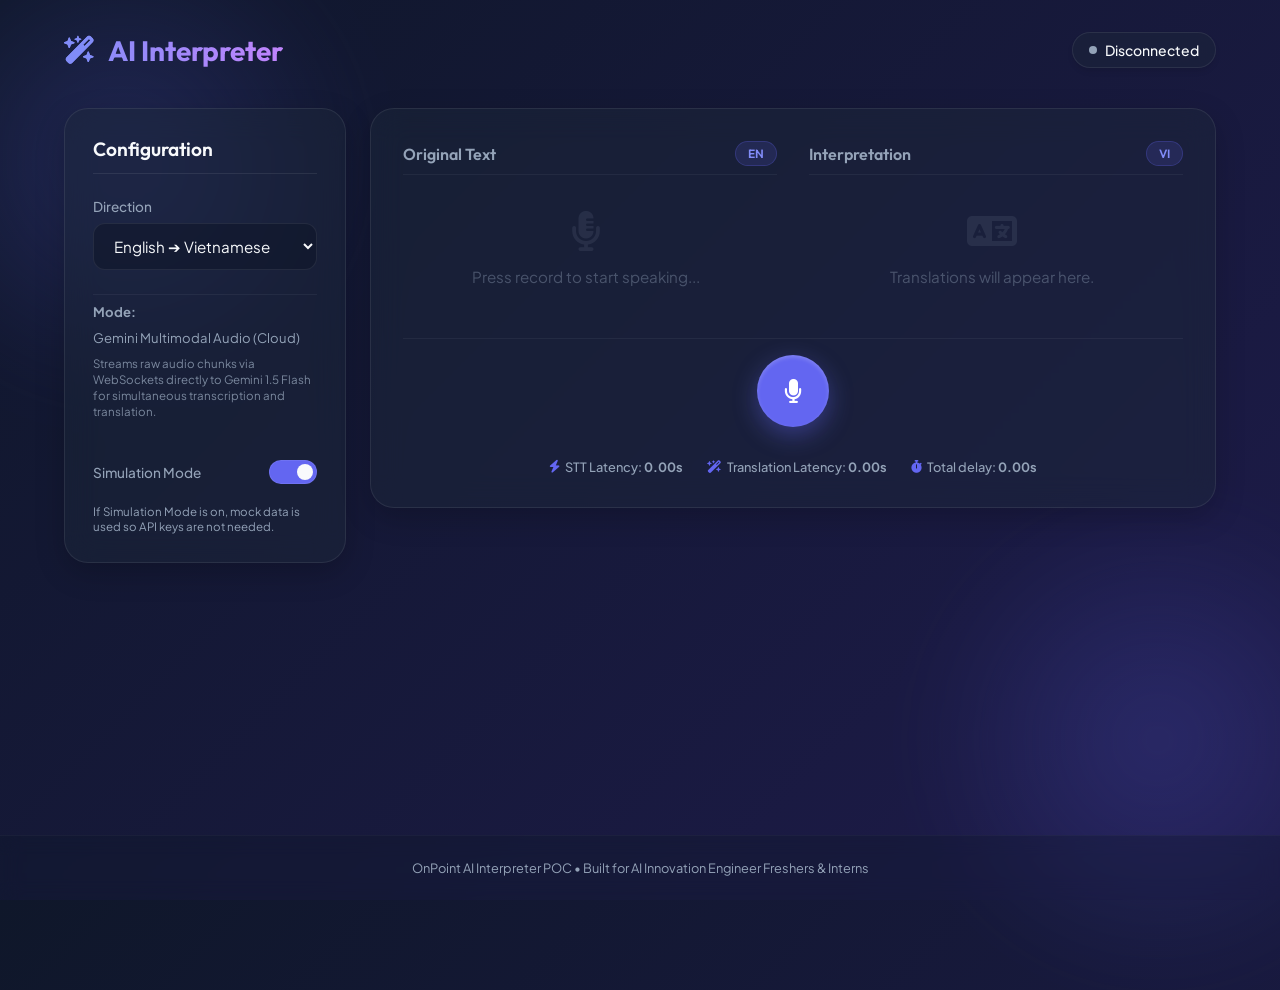
<file: Problem_1_The_AI_Interpreter/frontend/index.html>
<!DOCTYPE html>
<html lang="en">
<head>
    <meta charset="UTF-8">
    <meta name="viewport" content="width=device-width, initial-scale=1.0">
    <title>AI Interpreter - Real-Time Translation</title>
    <!-- Google Fonts -->
    <link rel="preconnect" href="https://fonts.googleapis.com">
    <link rel="preconnect" href="https://fonts.gstatic.com" crossorigin>
    <link href="https://fonts.googleapis.com/css2?family=Outfit:wght@300;400;500;600;700&family=Plus+Jakarta+Sans:wght@300;400;500;600;700&display=swap" rel="stylesheet">
    <!-- FontAwesome for Icons -->
    <link rel="stylesheet" href="https://cdnjs.cloudflare.com/ajax/libs/font-awesome/6.4.0/css/all.min.css">
    
    <style>
        :root {
            --bg-gradient: linear-gradient(135deg, #0f172a 0%, #1e1b4b 100%);
            --glass-bg: rgba(30, 41, 59, 0.45);
            --glass-border: rgba(255, 255, 255, 0.08);
            --glass-hover: rgba(255, 255, 255, 0.12);
            --text-primary: #f8fafc;
            --text-secondary: #94a3b8;
            --accent-primary: #6366f1; /* Indigo */
            --accent-glow: rgba(99, 102, 241, 0.35);
            --success-color: #10b981;
            --danger-color: #ef4444;
            --font-family: 'Plus Jakarta Sans', sans-serif;
            --font-display: 'Outfit', sans-serif;
        }

        * {
            box-sizing: border-box;
            margin: 0;
            padding: 0;
        }

        body {
            font-family: var(--font-family);
            background: var(--bg-gradient);
            color: var(--text-primary);
            min-height: 100vh;
            display: flex;
            flex-direction: column;
            justify-content: space-between;
            align-items: center;
            overflow-x: hidden;
            position: relative;
        }

        /* Ambient Glow Background Blobs */
        .ambient-glow {
            position: absolute;
            width: 500px;
            height: 500px;
            border-radius: 50%;
            background: radial-gradient(circle, var(--accent-glow) 0%, rgba(99, 102, 241, 0) 70%);
            z-index: -1;
            filter: blur(40px);
            opacity: 0.6;
        }

        .glow-1 {
            top: -10%;
            left: -10%;
        }

        .glow-2 {
            bottom: -10%;
            right: -10%;
        }

        header {
            width: 100%;
            max-width: 1200px;
            padding: 2rem 1.5rem 1rem 1.5rem;
            display: flex;
            justify-content: space-between;
            align-items: center;
        }

        .logo {
            font-family: var(--font-display);
            font-size: 1.75rem;
            font-weight: 700;
            background: linear-gradient(to right, #818cf8, #c084fc);
            -webkit-background-clip: text;
            -webkit-text-fill-color: transparent;
            display: flex;
            align-items: center;
            gap: 0.75rem;
        }

        .logo i {
            color: #818cf8;
            -webkit-text-fill-color: initial;
        }

        .status-badge {
            display: flex;
            align-items: center;
            gap: 0.5rem;
            background: var(--glass-bg);
            border: 1px solid var(--glass-border);
            padding: 0.5rem 1rem;
            border-radius: 50px;
            font-size: 0.875rem;
            font-weight: 500;
            backdrop-filter: blur(10px);
            box-shadow: 0 4px 6px -1px rgba(0, 0, 0, 0.1);
        }

        .status-dot {
            width: 8px;
            height: 8px;
            border-radius: 50%;
            background-color: var(--text-secondary);
        }

        .status-dot.connected {
            background-color: var(--success-color);
            box-shadow: 0 0 10px var(--success-color);
            animation: pulse 1.5s infinite;
        }

        @keyframes pulse {
            0% { transform: scale(0.9); opacity: 0.6; }
            50% { transform: scale(1.1); opacity: 1; }
            100% { transform: scale(0.9); opacity: 0.6; }
        }

        main {
            width: 100%;
            max-width: 1200px;
            flex-grow: 1;
            padding: 1.5rem;
            display: flex;
            flex-direction: column;
            gap: 2rem;
        }

        /* Glassmorphic Panel Layout */
        .dashboard {
            display: grid;
            grid-template-columns: 1fr;
            gap: 1.5rem;
        }

        @media (min-width: 768px) {
            .dashboard {
                grid-template-columns: 1fr 3fr;
            }
        }

        .control-panel {
            background: var(--glass-bg);
            border: 1px solid var(--glass-border);
            border-radius: 24px;
            padding: 1.75rem;
            backdrop-filter: blur(16px);
            display: flex;
            flex-direction: column;
            gap: 1.5rem;
            box-shadow: 0 10px 30px rgba(0, 0, 0, 0.2);
            height: fit-content;
        }

        .panel-title {
            font-family: var(--font-display);
            font-size: 1.2rem;
            font-weight: 600;
            border-bottom: 1px solid rgba(255, 255, 255, 0.08);
            padding-bottom: 0.75rem;
        }

        .form-group {
            display: flex;
            flex-direction: column;
            gap: 0.5rem;
        }

        label {
            font-size: 0.85rem;
            color: var(--text-secondary);
            font-weight: 500;
        }

        select, input {
            background: rgba(15, 23, 42, 0.6);
            border: 1px solid var(--glass-border);
            color: var(--text-primary);
            padding: 0.75rem 1rem;
            border-radius: 12px;
            font-size: 0.95rem;
            outline: none;
            font-family: var(--font-family);
            transition: all 0.3s ease;
        }

        select:focus, input:focus {
            border-color: var(--accent-primary);
            box-shadow: 0 0 10px rgba(99, 102, 241, 0.3);
        }

        /* Custom Switch */
        .switch-container {
            display: flex;
            align-items: center;
            justify-content: space-between;
            padding: 0.5rem 0;
        }

        .switch {
            position: relative;
            display: inline-block;
            width: 48px;
            height: 24px;
        }

        .switch input {
            opacity: 0;
            width: 0;
            height: 0;
        }

        .slider {
            position: absolute;
            cursor: pointer;
            top: 0;
            left: 0;
            right: 0;
            bottom: 0;
            background-color: rgba(255, 255, 255, 0.1);
            transition: .4s;
            border-radius: 34px;
            border: 1px solid var(--glass-border);
        }

        .slider:before {
            position: absolute;
            content: "";
            height: 16px;
            width: 16px;
            left: 3px;
            bottom: 3px;
            background-color: var(--text-primary);
            transition: .4s;
            border-radius: 50%;
        }

        input:checked + .slider {
            background-color: var(--accent-primary);
        }

        input:checked + .slider:before {
            transform: translateX(24px);
        }

        /* Recording Area */
        .workspace {
            display: flex;
            flex-direction: column;
            gap: 1.5rem;
        }

        .stream-container {
            background: var(--glass-bg);
            border: 1px solid var(--glass-border);
            border-radius: 24px;
            padding: 2rem;
            backdrop-filter: blur(16px);
            min-height: 400px;
            display: flex;
            flex-direction: column;
            gap: 2rem;
            box-shadow: 0 10px 30px rgba(0, 0, 0, 0.2);
            position: relative;
        }

        .dual-stream {
            display: grid;
            grid-template-columns: 1fr;
            gap: 2rem;
            flex-grow: 1;
        }

        @media (min-width: 992px) {
            .dual-stream {
                grid-template-columns: 1fr 1fr;
            }
        }

        .stream-column {
            display: flex;
            flex-direction: column;
            gap: 1rem;
        }

        .column-header {
            display: flex;
            justify-content: space-between;
            align-items: center;
            font-family: var(--font-display);
            font-size: 1rem;
            font-weight: 600;
            color: var(--text-secondary);
            border-bottom: 1px solid rgba(255, 255, 255, 0.05);
            padding-bottom: 0.5rem;
        }

        .lang-badge {
            background: rgba(99, 102, 241, 0.15);
            color: #818cf8;
            padding: 0.25rem 0.75rem;
            border-radius: 50px;
            font-size: 0.75rem;
            font-weight: 600;
            border: 1px solid rgba(99, 102, 241, 0.25);
        }

        .text-feed {
            flex-grow: 1;
            overflow-y: auto;
            max-height: 320px;
            padding-right: 0.5rem;
            display: flex;
            flex-direction: column;
            gap: 1rem;
        }

        /* Custom Scrollbar */
        .text-feed::-webkit-scrollbar {
            width: 6px;
        }

        .text-feed::-webkit-scrollbar-track {
            background: rgba(0, 0, 0, 0.1);
            border-radius: 10px;
        }

        .text-feed::-webkit-scrollbar-thumb {
            background: rgba(255, 255, 255, 0.1);
            border-radius: 10px;
        }

        .text-feed::-webkit-scrollbar-thumb:hover {
            background: rgba(255, 255, 255, 0.2);
        }

        .bubble {
            background: rgba(15, 23, 42, 0.4);
            border: 1px solid rgba(255, 255, 255, 0.04);
            padding: 1rem 1.25rem;
            border-radius: 16px;
            line-height: 1.5;
            font-size: 1rem;
            animation: fadeInUp 0.3s ease forwards;
        }

        .bubble.translation {
            background: rgba(99, 102, 241, 0.08);
            border-color: rgba(99, 102, 241, 0.12);
        }

        @keyframes fadeInUp {
            from { opacity: 0; transform: translateY(10px); }
            to { opacity: 1; transform: translateY(0); }
        }

        .placeholder-text {
            color: rgba(148, 163, 184, 0.4);
            text-align: center;
            margin: auto;
            display: flex;
            flex-direction: column;
            align-items: center;
            gap: 1rem;
            font-size: 0.95rem;
        }

        .placeholder-text i {
            font-size: 2.5rem;
            opacity: 0.3;
        }

        /* Controls Section at bottom */
        .interpreter-controls {
            display: flex;
            justify-content: center;
            align-items: center;
            gap: 2rem;
            padding-top: 1rem;
            border-top: 1px solid rgba(255, 255, 255, 0.05);
        }

        .record-btn-container {
            position: relative;
            display: flex;
            justify-content: center;
            align-items: center;
        }

        .record-btn {
            background: var(--accent-primary);
            color: white;
            border: none;
            width: 72px;
            height: 72px;
            border-radius: 50%;
            cursor: pointer;
            font-size: 1.5rem;
            display: flex;
            justify-content: center;
            align-items: center;
            box-shadow: 0 8px 24px rgba(99, 102, 241, 0.4), inset 0 2px 4px rgba(255, 255, 255, 0.2);
            transition: all 0.3s cubic-bezier(0.4, 0, 0.2, 1);
            z-index: 10;
        }

        .record-btn:hover {
            transform: scale(1.05);
            box-shadow: 0 12px 28px rgba(99, 102, 241, 0.6), inset 0 2px 4px rgba(255, 255, 255, 0.2);
        }

        .record-btn:active {
            transform: scale(0.95);
        }

        .record-btn.recording {
            background: var(--danger-color);
            box-shadow: 0 8px 24px rgba(239, 68, 68, 0.4);
            animation: pulse-red 2s infinite;
        }

        @keyframes pulse-red {
            0% { transform: scale(1); }
            50% { transform: scale(1.03); }
            100% { transform: scale(1); }
        }

        /* Soundwave animations when recording */
        .pulse-ring {
            position: absolute;
            border: 2px solid var(--accent-primary);
            border-radius: 50%;
            height: 72px;
            width: 72px;
            opacity: 0;
            z-index: 1;
            transition: all 0.3s ease;
            pointer-events: none;
        }

        .record-btn.recording ~ .ring-1 {
            animation: ripple 1.6s cubic-bezier(0.1, 0.8, 0.3, 1) infinite;
            border-color: var(--danger-color);
        }

        .record-btn.recording ~ .ring-2 {
            animation: ripple 1.6s cubic-bezier(0.1, 0.8, 0.3, 1) infinite;
            animation-delay: 0.5s;
            border-color: var(--danger-color);
        }

        @keyframes ripple {
            0% { transform: scale(1); opacity: 0.8; }
            100% { transform: scale(2.2); opacity: 0; }
        }

        /* Performance and Latency Stats */
        .metrics-bar {
            display: flex;
            gap: 1.5rem;
            justify-content: center;
            font-size: 0.8rem;
            color: var(--text-secondary);
            font-weight: 500;
        }

        .metric-item {
            display: flex;
            align-items: center;
            gap: 0.35rem;
        }

        .metric-item i {
            color: var(--accent-primary);
        }

        footer {
            padding: 1.5rem;
            font-size: 0.8rem;
            color: var(--text-secondary);
            text-align: center;
            width: 100%;
            border-top: 1px solid rgba(255, 255, 255, 0.03);
            background: rgba(15, 23, 42, 0.3);
            backdrop-filter: blur(10px);
        }

        /* Utility Class for hidden elements */
        .hidden {
            display: none !important;
        }
    </style>
</head>
<body>
    <div class="ambient-glow glow-1"></div>
    <div class="ambient-glow glow-2"></div>

    <header>
        <div class="logo">
            <i class="fa-solid fa-wand-magic-sparkles"></i>
            <span>AI Interpreter</span>
        </div>
        <div class="status-badge">
            <div id="statusDot" class="status-dot"></div>
            <span id="statusText">Disconnected</span>
        </div>
    </header>

    <main>
        <div class="dashboard">
            <!-- Sidebar controls -->
            <div class="control-panel">
                <h3 class="panel-title">Configuration</h3>
                
                <div class="form-group">
                    <label for="translationDirection">Direction</label>
                    <select id="translationDirection">
                        <option value="en_to_vi">English ➔ Vietnamese</option>
                        <option value="vi_to_en">Vietnamese ➔ English</option>
                    </select>
                </div>

                <div class="form-group" style="font-size: 0.82rem; color: var(--text-secondary); line-height: 1.4; border-top: 1px solid rgba(255,255,255,0.05); padding-top: 0.5rem; margin-bottom: 0.5rem;">
                    <strong>Mode:</strong> Gemini Multimodal Audio (Cloud)<br>
                    <span style="font-size: 0.72rem; opacity: 0.8;">Streams raw audio chunks via WebSockets directly to Gemini 1.5 Flash for simultaneous transcription and translation.</span>
                </div>

                <div class="switch-container">
                    <label for="mockModeSwitch">Simulation Mode</label>
                    <label class="switch">
                        <input type="checkbox" id="mockModeSwitch" checked>
                        <span class="slider"></span>
                    </label>
                </div>
                <div style="font-size: 0.72rem; color: var(--text-secondary); margin-top: -0.75rem;">
                    If Simulation Mode is on, mock data is used so API keys are not needed.
                </div>

                <div id="apiKeyGroup" class="hidden">
                    <div class="form-group" style="margin-top: 0.5rem;">
                        <label for="geminiKey">Gemini API Key</label>
                        <input type="password" id="geminiKey" placeholder="AIzaSy...">
                    </div>
                </div>
            </div>

            <!-- Workspace containing transcription stream -->
            <div class="workspace">
                <div class="stream-container">
                    <div class="dual-stream">
                        <!-- Left Column: Source Feed -->
                        <div class="stream-column">
                            <div class="column-header">
                                <span id="sourceLangTitle">Original Text</span>
                                <span class="lang-badge" id="sourceLangBadge">EN</span>
                            </div>
                            <div class="text-feed" id="originalFeed">
                                <div class="placeholder-text" id="originalPlaceholder">
                                    <i class="fa-solid fa-microphone-lines"></i>
                                    <span>Press record to start speaking...</span>
                                </div>
                            </div>
                        </div>

                        <!-- Right Column: Target Feed (Translation) -->
                        <div class="stream-column">
                            <div class="column-header">
                                <span id="targetLangTitle">Interpretation</span>
                                <span class="lang-badge" id="targetLangBadge">VI</span>
                            </div>
                            <div class="text-feed" id="translatedFeed">
                                <div class="placeholder-text" id="translatedPlaceholder">
                                    <i class="fa-solid fa-language"></i>
                                    <span>Translations will appear here.</span>
                                </div>
                            </div>
                        </div>
                    </div>

                    <!-- Centered Controls -->
                    <div class="interpreter-controls">
                        <div class="record-btn-container">
                            <button id="recordBtn" class="record-btn">
                                <i class="fa-solid fa-microphone"></i>
                            </button>
                            <div class="pulse-ring ring-1"></div>
                            <div class="pulse-ring ring-2"></div>
                        </div>
                    </div>
                    
                    <!-- Metrics Display -->
                    <div class="metrics-bar">
                        <div class="metric-item">
                            <i class="fa-solid fa-bolt"></i>
                            <span>STT Latency: <strong id="sttLatency">0.00s</strong></span>
                        </div>
                        <div class="metric-item">
                            <i class="fa-solid fa-wand-magic-sparkles"></i>
                            <span>Translation Latency: <strong id="transLatency">0.00s</strong></span>
                        </div>
                        <div class="metric-item">
                            <i class="fa-solid fa-stopwatch"></i>
                            <span>Total delay: <strong id="totalLatency">0.00s</strong></span>
                        </div>
                    </div>
                </div>
            </div>
        </div>
    </main>

    <footer>
        <p>OnPoint AI Interpreter POC • Built for AI Innovation Engineer Freshers & Interns</p>
    </footer>

    <!-- App Logic Script -->
    <script src="app.js"></script>
</body>
</html>
</file>
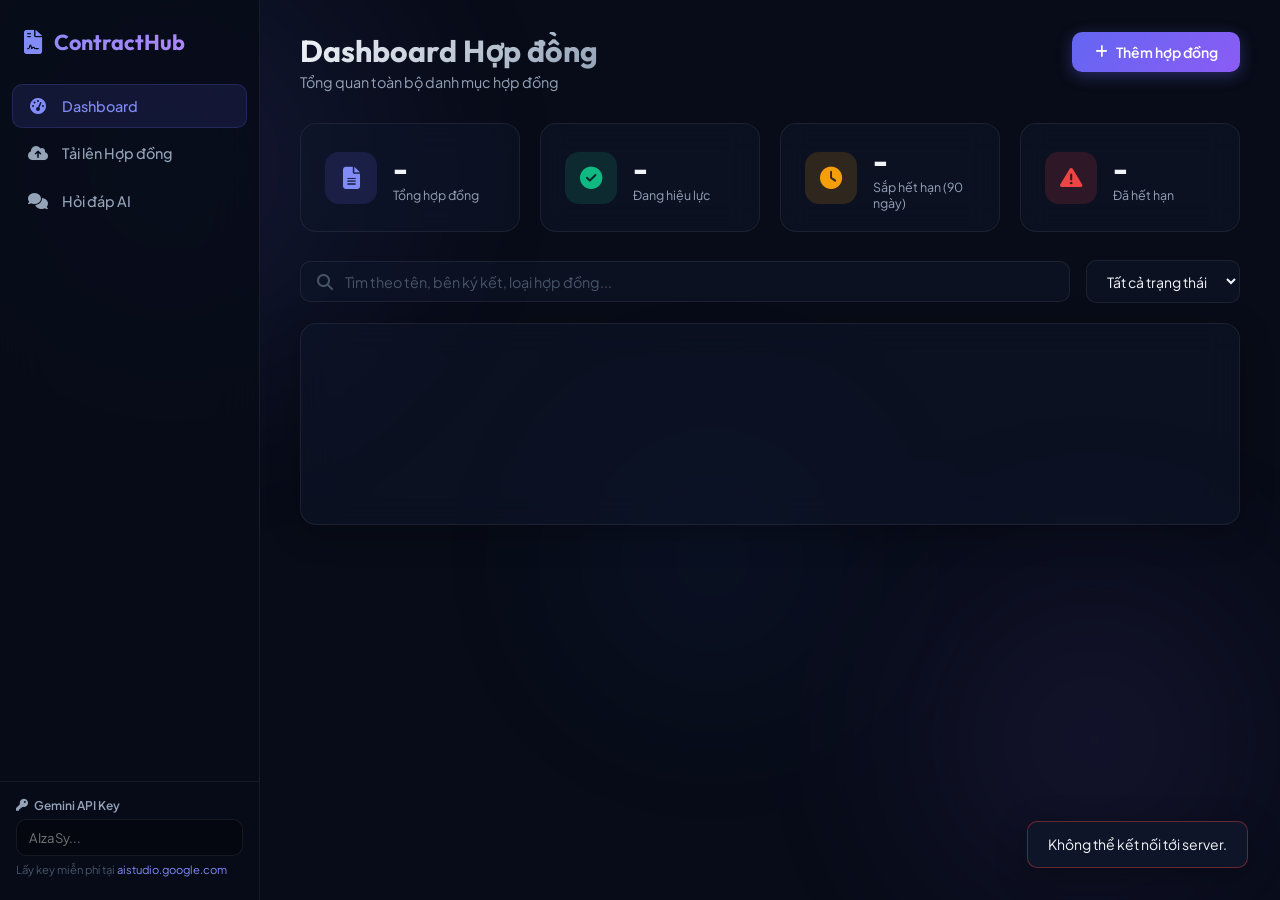
<file: Problem_2_The_Digital_Contract_Hub/frontend/index.html>
<!DOCTYPE html>
<html lang="vi">
<head>
  <meta charset="UTF-8">
  <meta name="viewport" content="width=device-width, initial-scale=1.0">
  <title>Digital Contract Hub – AI-Powered Contract Management</title>
  <meta name="description" content="Hệ thống quản lý và truy vấn hợp đồng số thông minh sử dụng AI. Số hóa, tìm kiếm và hỏi đáp hợp đồng với độ chính xác cao.">
  <link rel="preconnect" href="https://fonts.googleapis.com">
  <link rel="preconnect" href="https://fonts.gstatic.com" crossorigin>
  <link href="https://fonts.googleapis.com/css2?family=Outfit:wght@300;400;500;600;700;800&family=Plus+Jakarta+Sans:wght@300;400;500;600;700&display=swap" rel="stylesheet">
  <link rel="stylesheet" href="https://cdnjs.cloudflare.com/ajax/libs/font-awesome/6.5.0/css/all.min.css">
  <link rel="stylesheet" href="style.css">
</head>
<body>

  <!-- Ambient Background -->
  <div class="ambient">
    <div class="blob blob-1"></div>
    <div class="blob blob-2"></div>
    <div class="blob blob-3"></div>
  </div>

  <!-- ===== SIDEBAR ===== -->
  <aside class="sidebar" id="sidebar">
    <div class="sidebar-logo">
      <i class="fa-solid fa-file-contract"></i>
      <span>ContractHub</span>
    </div>

    <nav class="sidebar-nav">
      <a class="nav-item active" id="nav-dashboard" onclick="showView('dashboard')">
        <i class="fa-solid fa-gauge-high"></i>
        <span>Dashboard</span>
      </a>
      <a class="nav-item" id="nav-upload" onclick="showView('upload')">
        <i class="fa-solid fa-cloud-arrow-up"></i>
        <span>Tải lên Hợp đồng</span>
      </a>
      <a class="nav-item" id="nav-chat" onclick="showView('chat')">
        <i class="fa-solid fa-comments"></i>
        <span>Hỏi đáp AI</span>
      </a>
    </nav>

    <div class="sidebar-footer">
      <div class="api-key-box">
        <label><i class="fa-solid fa-key"></i> Gemini API Key</label>
        <input type="password" id="globalApiKey" placeholder="AIzaSy..." autocomplete="off">
        <div class="key-hint">Lấy key miễn phí tại <a href="https://aistudio.google.com/app/apikey" target="_blank">aistudio.google.com</a></div>
      </div>
    </div>
  </aside>

  <!-- ===== MAIN CONTENT ===== -->
  <main class="main-content">

    <!-- ── DASHBOARD VIEW ── -->
    <section id="view-dashboard" class="view active">
      <div class="page-header">
        <div>
          <h1>Dashboard Hợp đồng</h1>
          <p class="subtitle">Tổng quan toàn bộ danh mục hợp đồng</p>
        </div>
        <div class="header-actions">
          <button class="btn btn-primary" onclick="showView('upload')">
            <i class="fa-solid fa-plus"></i> Thêm hợp đồng
          </button>
        </div>
      </div>

      <!-- Stats Row -->
      <div class="stats-grid" id="statsGrid">
        <div class="stat-card">
          <div class="stat-icon" style="background: rgba(99,102,241,.15); color:#818cf8">
            <i class="fa-solid fa-file-lines"></i>
          </div>
          <div class="stat-info">
            <div class="stat-value" id="statTotal">-</div>
            <div class="stat-label">Tổng hợp đồng</div>
          </div>
        </div>
        <div class="stat-card">
          <div class="stat-icon" style="background: rgba(16,185,129,.15); color:#10b981">
            <i class="fa-solid fa-circle-check"></i>
          </div>
          <div class="stat-info">
            <div class="stat-value" id="statActive">-</div>
            <div class="stat-label">Đang hiệu lực</div>
          </div>
        </div>
        <div class="stat-card">
          <div class="stat-icon" style="background: rgba(245,158,11,.15); color:#f59e0b">
            <i class="fa-solid fa-clock"></i>
          </div>
          <div class="stat-info">
            <div class="stat-value" id="statExpiringSoon">-</div>
            <div class="stat-label">Sắp hết hạn (90 ngày)</div>
          </div>
        </div>
        <div class="stat-card">
          <div class="stat-icon" style="background: rgba(239,68,68,.15); color:#ef4444">
            <i class="fa-solid fa-triangle-exclamation"></i>
          </div>
          <div class="stat-info">
            <div class="stat-value" id="statExpired">-</div>
            <div class="stat-label">Đã hết hạn</div>
          </div>
        </div>
      </div>

      <!-- Filters -->
      <div class="filter-bar">
        <div class="search-box">
          <i class="fa-solid fa-magnifying-glass"></i>
          <input type="text" id="searchInput" placeholder="Tìm theo tên, bên ký kết, loại hợp đồng..." oninput="debounceSearch()">
        </div>
        <select id="statusFilter" onchange="loadContracts()">
          <option value="all">Tất cả trạng thái</option>
          <option value="Active">Đang hiệu lực</option>
          <option value="Expired">Đã hết hạn</option>
          <option value="Terminated">Đã chấm dứt</option>
        </select>
      </div>

      <!-- Contracts Table -->
      <div class="glass-card table-card">
        <div class="table-wrapper" id="contractTableWrapper">
          <div class="loading-state" id="tableLoading">
            <i class="fa-solid fa-spinner fa-spin"></i>
            <span>Đang tải...</span>
          </div>
          <table class="contracts-table" id="contractsTable" style="display:none">
            <thead>
              <tr>
                <th>Tên tài liệu</th>
                <th>Bên A</th>
                <th>Bên B</th>
                <th>Loại</th>
                <th>Giá trị</th>
                <th>Ngày hết hạn</th>
                <th>Trạng thái</th>
                <th>Thao tác</th>
              </tr>
            </thead>
            <tbody id="contractsBody"></tbody>
          </table>
          <div class="empty-state" id="emptyState" style="display:none">
            <i class="fa-solid fa-folder-open"></i>
            <p>Chưa có hợp đồng nào. <button class="link-btn" onclick="showView('upload')">Tải lên hợp đồng đầu tiên</button></p>
          </div>
        </div>
      </div>
    </section>

    <!-- ── UPLOAD VIEW ── -->
    <section id="view-upload" class="view">
      <div class="page-header">
        <div>
          <h1>Tải lên Hợp đồng</h1>
          <p class="subtitle">Hệ thống AI sẽ tự động trích xuất thông tin</p>
        </div>
      </div>

      <div class="upload-layout">
        <!-- Drop Zone -->
        <div class="glass-card upload-card">
          <div class="drop-zone" id="dropZone"
               ondragover="handleDragOver(event)"
               ondragleave="handleDragLeave(event)"
               ondrop="handleDrop(event)"
               onclick="document.getElementById('fileInput').click()">
            <input type="file" id="fileInput" accept=".pdf,.png,.jpg,.jpeg,.webp" style="display:none" onchange="handleFileSelect(event)">
            <div class="drop-icon">
              <i class="fa-solid fa-cloud-arrow-up"></i>
            </div>
            <h3>Kéo thả file vào đây</h3>
            <p>hoặc nhấn để chọn file</p>
            <div class="supported-formats">
              <span>PDF</span><span>PNG</span><span>JPG</span><span>WEBP</span>
            </div>
          </div>

          <!-- Selected File Preview -->
          <div class="selected-file" id="selectedFile" style="display:none">
            <i class="fa-solid fa-file-pdf" id="selectedFileIcon"></i>
            <div class="file-details">
              <div class="file-name" id="selectedFileName">-</div>
              <div class="file-size" id="selectedFileSize">-</div>
            </div>
            <button class="btn-icon" onclick="clearFile()" title="Xóa">
              <i class="fa-solid fa-xmark"></i>
            </button>
          </div>

          <button class="btn btn-primary btn-full" id="uploadBtn" onclick="uploadContract()" disabled>
            <i class="fa-solid fa-wand-magic-sparkles"></i>
            Phân tích & Số hóa Hợp đồng
          </button>
        </div>

        <!-- Processing Status / Result -->
        <div class="glass-card result-card" id="uploadResult" style="display:none">
          <div id="processingState">
            <div class="processing-anim">
              <div class="proc-ring"></div>
              <i class="fa-solid fa-brain"></i>
            </div>
            <h3>Gemini AI đang phân tích...</h3>
            <div class="proc-steps">
              <div class="proc-step active" id="step1"><i class="fa-solid fa-upload"></i> Tải file</div>
              <div class="proc-step" id="step2"><i class="fa-solid fa-eye"></i> OCR & Đọc văn bản</div>
              <div class="proc-step" id="step3"><i class="fa-solid fa-tags"></i> Trích xuất dữ liệu</div>
              <div class="proc-step" id="step4"><i class="fa-solid fa-database"></i> Lưu & Lập chỉ mục</div>
            </div>
          </div>
          <div id="successState" style="display:none">
            <div class="success-icon"><i class="fa-solid fa-circle-check"></i></div>
            <h3>Số hóa thành công!</h3>
            <div class="extracted-summary" id="extractedSummary"></div>
            <div class="result-actions">
              <button class="btn btn-secondary" onclick="showView('dashboard')">
                <i class="fa-solid fa-gauge-high"></i> Về Dashboard
              </button>
              <button class="btn btn-primary" id="viewDetailBtn">
                <i class="fa-solid fa-eye"></i> Xem chi tiết
              </button>
            </div>
          </div>
          <div id="errorState" style="display:none">
            <div class="error-icon"><i class="fa-solid fa-circle-xmark"></i></div>
            <h3>Đã xảy ra lỗi</h3>
            <p id="errorMsg"></p>
            <button class="btn btn-secondary" onclick="resetUpload()">Thử lại</button>
          </div>
        </div>
      </div>
    </section>

    <!-- ── CHAT VIEW ── -->
    <section id="view-chat" class="view">
      <div class="page-header">
        <div>
          <h1>Hỏi đáp Hợp đồng AI</h1>
          <p class="subtitle">Đặt câu hỏi bằng ngôn ngữ tự nhiên – AI sẽ trả lời kèm trích dẫn nguồn</p>
        </div>
      </div>

      <div class="chat-layout">
        <!-- Chat Panel -->
        <div class="glass-card chat-panel">
          <div class="chat-messages" id="chatMessages">
            <div class="chat-welcome">
              <div class="welcome-icon"><i class="fa-solid fa-robot"></i></div>
              <h3>Contract AI Assistant</h3>
              <p>Tôi có thể giúp bạn tìm kiếm thông tin từ tất cả hợp đồng đã được số hóa. Hãy thử hỏi:</p>
              <div class="sample-questions">
                <button class="sample-q" onclick="askSample(this)">Hợp đồng nào sắp hết hạn trong 90 ngày tới?</button>
                <button class="sample-q" onclick="askSample(this)">Điều khoản phạt trong các hợp đồng dịch vụ là gì?</button>
                <button class="sample-q" onclick="askSample(this)">Tổng giá trị các hợp đồng đang hiệu lực?</button>
                <button class="sample-q" onclick="askSample(this)">Điều kiện chấm dứt hợp đồng cần báo trước bao nhiêu ngày?</button>
              </div>
            </div>
          </div>
          <div class="chat-input-area">
            <div class="scope-selector">
              <label>Phạm vi tìm kiếm:</label>
              <select id="chatScope">
                <option value="all">Tất cả hợp đồng</option>
              </select>
            </div>
            <div class="chat-input-row">
              <textarea id="chatInput" placeholder="Nhập câu hỏi của bạn..." rows="2"
                        onkeydown="handleChatKey(event)"></textarea>
              <button class="btn-send" id="sendBtn" onclick="sendChat()">
                <i class="fa-solid fa-paper-plane"></i>
              </button>
            </div>
          </div>
        </div>

        <!-- PDF Viewer Panel -->
        <div class="glass-card pdf-panel" id="pdfPanel">
          <div class="pdf-panel-header">
            <span id="pdfPanelTitle">Xem tài liệu</span>
            <button class="btn-icon" onclick="closePdfPanel()">
              <i class="fa-solid fa-xmark"></i>
            </button>
          </div>
          <div class="pdf-empty" id="pdfEmpty">
            <i class="fa-solid fa-file-pdf"></i>
            <p>Nhấp vào trích dẫn nguồn để xem tài liệu gốc tại đây</p>
          </div>
          <iframe id="pdfViewer" src="" style="display:none"></iframe>
        </div>
      </div>
    </section>

    <!-- ── CONTRACT DETAIL MODAL ── -->
    <div class="modal-overlay" id="detailModal" style="display:none" onclick="closeModal(event)">
      <div class="modal-content" id="detailModalContent">
        <div class="modal-header">
          <h2 id="modalTitle">Chi tiết Hợp đồng</h2>
          <button class="btn-icon" onclick="closeDetailModal()"><i class="fa-solid fa-xmark"></i></button>
        </div>
        <div class="modal-body" id="modalBody"></div>
      </div>
    </div>

  </main>

  <!-- Toast Notification -->
  <div class="toast" id="toast"></div>

  <script src="app.js"></script>
</body>
</html>
</file>
<file: Problem_2_The_Digital_Contract_Hub/frontend/style.css>
/* =====================================================
   Digital Contract Hub — Global Styles
   Glassmorphism + Dark Mode + Micro-animations
   ===================================================== */

@import url('https://fonts.googleapis.com/css2?family=Outfit:wght@300;400;500;600;700;800&family=Plus+Jakarta+Sans:wght@300;400;500;600;700&display=swap');

/* ── CSS Variables ────────────────────────────────── */
:root {
  --bg-base:         #080c18;
  --bg-surface:      #0f172a;
  --glass-bg:        rgba(15, 23, 42, 0.55);
  --glass-border:    rgba(255, 255, 255, 0.07);
  --glass-hover:     rgba(255, 255, 255, 0.10);
  --glass-strong:    rgba(255, 255, 255, 0.04);

  --accent:          #6366f1;
  --accent-2:        #8b5cf6;
  --accent-glow:     rgba(99, 102, 241, 0.30);
  --accent-light:    rgba(99, 102, 241, 0.12);

  --success:         #10b981;
  --warning:         #f59e0b;
  --danger:          #ef4444;
  --info:            #3b82f6;

  --text-primary:    #f1f5f9;
  --text-secondary:  #94a3b8;
  --text-muted:      #475569;

  --sidebar-w:       260px;
  --font-body:       'Plus Jakarta Sans', sans-serif;
  --font-display:    'Outfit', sans-serif;
  --radius:          16px;
  --radius-sm:       10px;
  --transition:      0.25s cubic-bezier(0.4, 0, 0.2, 1);
}

/* ── Reset ────────────────────────────────────────── */
*, *::before, *::after { box-sizing: border-box; margin: 0; padding: 0; }
html { scroll-behavior: smooth; }
body {
  font-family: var(--font-body);
  background: var(--bg-base);
  color: var(--text-primary);
  min-height: 100vh;
  display: flex;
  overflow-x: hidden;
}
a { text-decoration: none; color: inherit; }
button { cursor: pointer; border: none; background: none; font-family: inherit; }
input, select, textarea { font-family: inherit; }

/* ── Ambient Blobs ────────────────────────────────── */
.ambient {
  position: fixed; inset: 0; z-index: 0; pointer-events: none; overflow: hidden;
}
.blob {
  position: absolute; border-radius: 50%;
  filter: blur(90px); opacity: 0.35;
  animation: driftBlob 20s ease-in-out infinite alternate;
}
.blob-1 {
  width: 600px; height: 600px; top: -15%; left: -10%;
  background: radial-gradient(circle, rgba(99,102,241,0.5) 0%, transparent 70%);
  animation-delay: 0s;
}
.blob-2 {
  width: 500px; height: 500px; bottom: -10%; right: -5%;
  background: radial-gradient(circle, rgba(139,92,246,0.4) 0%, transparent 70%);
  animation-delay: -7s;
}
.blob-3 {
  width: 400px; height: 400px; top: 40%; left: 40%;
  background: radial-gradient(circle, rgba(59,130,246,0.25) 0%, transparent 70%);
  animation-delay: -14s;
}
@keyframes driftBlob {
  0%   { transform: translate(0, 0) scale(1); }
  100% { transform: translate(60px, -40px) scale(1.1); }
}

/* ── Sidebar ──────────────────────────────────────── */
.sidebar {
  position: fixed; top: 0; left: 0; bottom: 0;
  width: var(--sidebar-w);
  background: rgba(8, 12, 24, 0.85);
  border-right: 1px solid var(--glass-border);
  backdrop-filter: blur(24px);
  display: flex; flex-direction: column;
  z-index: 100;
  transition: transform var(--transition);
}
.sidebar-logo {
  display: flex; align-items: center; gap: 0.75rem;
  padding: 1.75rem 1.5rem 1.25rem;
  font-family: var(--font-display);
  font-size: 1.35rem; font-weight: 700;
  background: linear-gradient(135deg, #818cf8, #c084fc);
  -webkit-background-clip: text; -webkit-text-fill-color: transparent;
}
.sidebar-logo i {
  font-size: 1.5rem; color: #818cf8;
  -webkit-text-fill-color: #818cf8;
}
.sidebar-nav {
  flex: 1; padding: 0.5rem 0.75rem; display: flex; flex-direction: column; gap: 0.25rem;
}
.nav-item {
  display: flex; align-items: center; gap: 0.85rem;
  padding: 0.8rem 1rem; border-radius: var(--radius-sm);
  font-size: 0.9rem; font-weight: 500;
  color: var(--text-secondary);
  transition: all var(--transition);
  cursor: pointer;
}
.nav-item:hover { background: var(--glass-hover); color: var(--text-primary); }
.nav-item.active {
  background: var(--accent-light);
  color: #818cf8;
  box-shadow: inset 0 0 0 1px rgba(99,102,241,0.2);
}
.nav-item i { width: 1.25rem; text-align: center; font-size: 1rem; }

.sidebar-footer {
  padding: 1rem 1rem 1.5rem;
  border-top: 1px solid var(--glass-border);
}
.api-key-box { display: flex; flex-direction: column; gap: 0.4rem; }
.api-key-box label {
  font-size: 0.75rem; font-weight: 600; color: var(--text-secondary);
  display: flex; align-items: center; gap: 0.4rem;
}
.api-key-box input {
  background: rgba(0,0,0,0.3); border: 1px solid var(--glass-border);
  color: var(--text-primary); padding: 0.55rem 0.75rem;
  border-radius: var(--radius-sm); font-size: 0.82rem; outline: none;
  transition: border-color var(--transition);
}
.api-key-box input:focus { border-color: var(--accent); }
.key-hint { font-size: 0.7rem; color: var(--text-muted); }
.key-hint a { color: #818cf8; }
.key-hint a:hover { text-decoration: underline; }

/* ── Main Content ─────────────────────────────────── */
.main-content {
  margin-left: var(--sidebar-w);
  flex: 1; min-height: 100vh;
  padding: 2rem 2.5rem;
  position: relative; z-index: 1;
}

/* ── Views ────────────────────────────────────────── */
.view { display: none; animation: fadeInUp 0.35s ease; }
.view.active { display: block; }
@keyframes fadeInUp {
  from { opacity: 0; transform: translateY(16px); }
  to   { opacity: 1; transform: translateY(0); }
}

/* ── Page Header ──────────────────────────────────── */
.page-header {
  display: flex; justify-content: space-between; align-items: flex-start;
  margin-bottom: 2rem;
}
.page-header h1 {
  font-family: var(--font-display); font-size: 1.9rem; font-weight: 700;
  background: linear-gradient(135deg, #f1f5f9, #94a3b8);
  -webkit-background-clip: text; -webkit-text-fill-color: transparent;
}
.subtitle { color: var(--text-secondary); font-size: 0.9rem; margin-top: 0.2rem; }
.header-actions { display: flex; gap: 0.75rem; }

/* ── Glass Card ───────────────────────────────────── */
.glass-card {
  background: var(--glass-bg);
  border: 1px solid var(--glass-border);
  border-radius: var(--radius);
  backdrop-filter: blur(16px);
  padding: 1.5rem;
  box-shadow: 0 8px 32px rgba(0,0,0,0.25);
}

/* ── Stats Grid ───────────────────────────────────── */
.stats-grid {
  display: grid; grid-template-columns: repeat(4, 1fr); gap: 1.25rem;
  margin-bottom: 1.75rem;
}
.stat-card {
  background: var(--glass-bg); border: 1px solid var(--glass-border);
  border-radius: var(--radius); padding: 1.25rem 1.5rem;
  display: flex; align-items: center; gap: 1rem;
  backdrop-filter: blur(16px);
  transition: transform var(--transition), box-shadow var(--transition);
}
.stat-card:hover { transform: translateY(-3px); box-shadow: 0 12px 40px rgba(0,0,0,0.3); }
.stat-icon {
  width: 52px; height: 52px; border-radius: 14px;
  display: flex; align-items: center; justify-content: center; font-size: 1.4rem;
  flex-shrink: 0;
}
.stat-value {
  font-family: var(--font-display); font-size: 2rem; font-weight: 700;
  line-height: 1;
}
.stat-label { font-size: 0.78rem; color: var(--text-secondary); margin-top: 0.2rem; }

/* ── Filter Bar ───────────────────────────────────── */
.filter-bar {
  display: flex; gap: 1rem; margin-bottom: 1.25rem; align-items: center;
}
.search-box {
  flex: 1; display: flex; align-items: center; gap: 0.75rem;
  background: var(--glass-bg); border: 1px solid var(--glass-border);
  border-radius: var(--radius-sm); padding: 0.65rem 1rem;
  transition: border-color var(--transition);
}
.search-box:focus-within { border-color: var(--accent); }
.search-box i { color: var(--text-muted); }
.search-box input {
  background: none; border: none; outline: none;
  color: var(--text-primary); flex: 1; font-size: 0.9rem;
}
.search-box input::placeholder { color: var(--text-muted); }
.filter-bar select {
  background: var(--glass-bg); border: 1px solid var(--glass-border);
  color: var(--text-primary); padding: 0.65rem 1rem;
  border-radius: var(--radius-sm); font-size: 0.875rem; outline: none;
  cursor: pointer;
}
.filter-bar select:focus { border-color: var(--accent); }

/* ── Contracts Table ──────────────────────────────── */
.table-card { padding: 0; overflow: hidden; }
.table-wrapper { min-height: 200px; }
.contracts-table {
  width: 100%; border-collapse: collapse;
}
.contracts-table thead tr {
  border-bottom: 1px solid var(--glass-border);
}
.contracts-table th {
  padding: 1rem 1.25rem; text-align: left;
  font-size: 0.75rem; font-weight: 600;
  color: var(--text-secondary); text-transform: uppercase; letter-spacing: 0.05em;
}
.contracts-table td {
  padding: 1rem 1.25rem; font-size: 0.875rem;
  border-bottom: 1px solid rgba(255,255,255,0.03);
  vertical-align: middle;
}
.contracts-table tbody tr {
  transition: background var(--transition);
}
.contracts-table tbody tr:hover { background: var(--glass-strong); }
.contracts-table tbody tr:last-child td { border-bottom: none; }

.cell-filename { font-weight: 600; color: var(--text-primary); max-width: 180px; }
.cell-filename small { display: block; font-weight: 400; color: var(--text-secondary); font-size: 0.75rem; }
.cell-truncate { max-width: 130px; white-space: nowrap; overflow: hidden; text-overflow: ellipsis; color: var(--text-secondary); }
.cell-value { font-weight: 600; font-variant-numeric: tabular-nums; }
.cell-date { color: var(--text-secondary); font-variant-numeric: tabular-nums; }

/* Status Badges */
.badge {
  display: inline-flex; align-items: center; gap: 0.35rem;
  padding: 0.25rem 0.7rem; border-radius: 50px;
  font-size: 0.72rem; font-weight: 600; white-space: nowrap;
}
.badge-active   { background: rgba(16,185,129,.15); color: #10b981; }
.badge-expired  { background: rgba(239,68,68,.15);  color: #ef4444; }
.badge-warning  { background: rgba(245,158,11,.15); color: #f59e0b; }
.badge-terminated { background: rgba(100,116,139,.15); color: #94a3b8; }

/* Row Actions */
.row-actions { display: flex; gap: 0.4rem; }
.btn-icon {
  width: 34px; height: 34px; border-radius: 8px;
  display: flex; align-items: center; justify-content: center;
  font-size: 0.85rem; color: var(--text-secondary);
  transition: all var(--transition);
  background: transparent;
}
.btn-icon:hover { background: var(--glass-hover); color: var(--text-primary); }
.btn-icon.danger:hover { background: rgba(239,68,68,0.15); color: var(--danger); }
.btn-icon.primary:hover { background: var(--accent-light); color: #818cf8; }

/* States */
.loading-state, .empty-state {
  display: flex; flex-direction: column; align-items: center;
  justify-content: center; gap: 1rem;
  padding: 4rem 2rem; color: var(--text-secondary); font-size: 0.9rem;
}
.loading-state i, .empty-state i { font-size: 2.5rem; opacity: 0.4; }
.link-btn {
  background: none; border: none; color: #818cf8;
  cursor: pointer; text-decoration: underline; font-size: inherit;
}

/* ── Buttons ──────────────────────────────────────── */
.btn {
  display: inline-flex; align-items: center; gap: 0.5rem;
  padding: 0.7rem 1.4rem; border-radius: var(--radius-sm);
  font-size: 0.875rem; font-weight: 600;
  transition: all var(--transition);
}
.btn-primary {
  background: linear-gradient(135deg, #6366f1, #8b5cf6);
  color: white;
  box-shadow: 0 4px 15px rgba(99,102,241,0.35);
}
.btn-primary:hover {
  transform: translateY(-1px);
  box-shadow: 0 8px 25px rgba(99,102,241,0.5);
}
.btn-primary:active { transform: translateY(0); }
.btn-primary:disabled {
  opacity: 0.5; cursor: not-allowed; transform: none;
  box-shadow: none;
}
.btn-secondary {
  background: var(--glass-bg); border: 1px solid var(--glass-border);
  color: var(--text-primary);
}
.btn-secondary:hover { background: var(--glass-hover); }
.btn-full { width: 100%; justify-content: center; }

/* ── Upload View ──────────────────────────────────── */
.upload-layout {
  display: grid; grid-template-columns: 1fr 1fr; gap: 1.5rem;
}
.upload-card { display: flex; flex-direction: column; gap: 1.25rem; }
.drop-zone {
  border: 2px dashed rgba(99,102,241,0.35);
  border-radius: var(--radius); padding: 3rem 2rem;
  display: flex; flex-direction: column; align-items: center;
  text-align: center; gap: 0.75rem; cursor: pointer;
  transition: all var(--transition);
}
.drop-zone:hover, .drop-zone.drag-over {
  border-color: var(--accent); background: var(--accent-light);
}
.drop-icon { font-size: 3rem; color: #818cf8; margin-bottom: 0.25rem; }
.drop-zone h3 { font-size: 1.1rem; font-weight: 600; }
.drop-zone p { color: var(--text-secondary); font-size: 0.875rem; }
.supported-formats { display: flex; gap: 0.5rem; flex-wrap: wrap; justify-content: center; }
.supported-formats span {
  background: var(--accent-light); color: #818cf8;
  padding: 0.2rem 0.6rem; border-radius: 6px;
  font-size: 0.72rem; font-weight: 600; border: 1px solid rgba(99,102,241,0.2);
}
.selected-file {
  display: flex; align-items: center; gap: 0.75rem;
  background: var(--glass-strong); border: 1px solid var(--glass-border);
  border-radius: var(--radius-sm); padding: 0.85rem 1rem;
}
.selected-file i { font-size: 1.75rem; color: #ef4444; }
.file-details { flex: 1; min-width: 0; }
.file-name { font-weight: 600; font-size: 0.875rem; white-space: nowrap; overflow: hidden; text-overflow: ellipsis; }
.file-size { font-size: 0.75rem; color: var(--text-secondary); }

.result-card {
  display: flex; flex-direction: column; align-items: center;
  justify-content: center; text-align: center; gap: 1.25rem;
  min-height: 380px;
}

/* Processing animation */
.processing-anim {
  position: relative; width: 80px; height: 80px;
  display: flex; align-items: center; justify-content: center; margin: 0 auto;
}
.processing-anim i { font-size: 2.5rem; color: #818cf8; z-index: 1; }
.proc-ring {
  position: absolute; inset: 0; border-radius: 50%;
  border: 3px solid transparent;
  border-top-color: #818cf8; border-right-color: #c084fc;
  animation: spin 1.2s linear infinite;
}
@keyframes spin { to { transform: rotate(360deg); } }
.proc-steps {
  display: flex; flex-direction: column; gap: 0.5rem;
  align-self: stretch; text-align: left;
}
.proc-step {
  display: flex; align-items: center; gap: 0.6rem;
  padding: 0.5rem 0.75rem; border-radius: 8px;
  font-size: 0.82rem; color: var(--text-muted);
  transition: all 0.4s ease;
}
.proc-step.active {
  background: var(--accent-light); color: #818cf8;
}
.proc-step.done {
  color: var(--success);
}
.proc-step.done i::before { content: "\f00c"; } /* fa-check */

.success-icon { font-size: 4rem; color: var(--success); }
.error-icon   { font-size: 4rem; color: var(--danger);  }

.extracted-summary {
  background: var(--glass-strong); border: 1px solid var(--glass-border);
  border-radius: var(--radius-sm); padding: 1rem 1.25rem;
  text-align: left; width: 100%; font-size: 0.85rem;
  display: grid; grid-template-columns: 1fr 1fr; gap: 0.5rem 1rem;
}
.summ-item { display: flex; flex-direction: column; }
.summ-label { font-size: 0.7rem; color: var(--text-muted); font-weight: 600; text-transform: uppercase; letter-spacing: 0.04em; }
.summ-value { color: var(--text-primary); font-weight: 500; margin-top: 0.1rem; word-break: break-word; }
.result-actions { display: flex; gap: 0.75rem; }

/* ── Chat View ────────────────────────────────────── */
.chat-layout {
  display: grid; grid-template-columns: 1fr 0fr; gap: 1.5rem;
  transition: grid-template-columns var(--transition);
}
.chat-layout.pdf-open { grid-template-columns: 1fr 1fr; }

.chat-panel {
  display: flex; flex-direction: column; padding: 0; overflow: hidden;
  height: calc(100vh - 10rem);
}
.chat-messages {
  flex: 1; overflow-y: auto; padding: 1.5rem;
  display: flex; flex-direction: column; gap: 1.25rem;
}
.chat-messages::-webkit-scrollbar { width: 5px; }
.chat-messages::-webkit-scrollbar-thumb { background: rgba(255,255,255,0.1); border-radius: 10px; }

.chat-welcome {
  display: flex; flex-direction: column; align-items: center;
  text-align: center; gap: 0.75rem; margin: auto; max-width: 480px;
  padding: 2rem;
}
.welcome-icon { font-size: 3.5rem; color: #818cf8; }
.chat-welcome h3 { font-size: 1.3rem; font-weight: 700; }
.chat-welcome p { color: var(--text-secondary); font-size: 0.875rem; }
.sample-questions {
  display: flex; flex-direction: column; gap: 0.5rem; width: 100%;
}
.sample-q {
  background: var(--glass-strong); border: 1px solid var(--glass-border);
  color: var(--text-secondary); padding: 0.65rem 1rem;
  border-radius: var(--radius-sm); font-size: 0.82rem; text-align: left;
  cursor: pointer; transition: all var(--transition);
}
.sample-q:hover { background: var(--accent-light); color: #818cf8; border-color: rgba(99,102,241,0.3); }

/* Chat Messages */
.chat-msg { display: flex; flex-direction: column; gap: 0.35rem; max-width: 90%; }
.chat-msg.user { align-self: flex-end; }
.chat-msg.assistant { align-self: flex-start; }
.msg-bubble {
  padding: 0.85rem 1.1rem; border-radius: 16px; font-size: 0.875rem; line-height: 1.6;
}
.chat-msg.user .msg-bubble {
  background: linear-gradient(135deg, #6366f1, #8b5cf6);
  color: white; border-bottom-right-radius: 4px;
}
.chat-msg.assistant .msg-bubble {
  background: var(--glass-strong); border: 1px solid var(--glass-border);
  color: var(--text-primary); border-bottom-left-radius: 4px;
}
.msg-time { font-size: 0.68rem; color: var(--text-muted); padding: 0 0.25rem; }
.chat-msg.user .msg-time { text-align: right; }

/* Citation chips */
.citation-chips { display: flex; flex-wrap: wrap; gap: 0.4rem; margin-top: 0.5rem; }
.citation-chip {
  display: inline-flex; align-items: center; gap: 0.35rem;
  background: rgba(99,102,241,0.12); border: 1px solid rgba(99,102,241,0.25);
  color: #818cf8; padding: 0.25rem 0.65rem; border-radius: 50px;
  font-size: 0.72rem; font-weight: 600; cursor: pointer;
  transition: all var(--transition);
}
.citation-chip:hover { background: rgba(99,102,241,0.25); }

/* Typing indicator */
.typing-indicator {
  display: flex; gap: 0.35rem; align-items: center;
  padding: 0.85rem 1.1rem;
  background: var(--glass-strong); border: 1px solid var(--glass-border);
  border-radius: 16px; border-bottom-left-radius: 4px;
  width: fit-content;
}
.typing-dot {
  width: 7px; height: 7px; border-radius: 50%;
  background: var(--text-muted);
  animation: typingBounce 1.2s ease-in-out infinite;
}
.typing-dot:nth-child(2) { animation-delay: 0.2s; }
.typing-dot:nth-child(3) { animation-delay: 0.4s; }
@keyframes typingBounce {
  0%, 60%, 100% { transform: translateY(0); }
  30%           { transform: translateY(-6px); }
}

/* Chat Input */
.chat-input-area {
  border-top: 1px solid var(--glass-border); padding: 1rem 1.25rem;
  display: flex; flex-direction: column; gap: 0.65rem;
}
.scope-selector {
  display: flex; align-items: center; gap: 0.6rem;
  font-size: 0.78rem; color: var(--text-secondary);
}
.scope-selector select {
  background: var(--glass-strong); border: 1px solid var(--glass-border);
  color: var(--text-primary); padding: 0.3rem 0.6rem;
  border-radius: 8px; font-size: 0.8rem; outline: none;
}
.chat-input-row { display: flex; gap: 0.75rem; align-items: flex-end; }
.chat-input-row textarea {
  flex: 1; background: var(--glass-strong); border: 1px solid var(--glass-border);
  color: var(--text-primary); padding: 0.75rem 1rem;
  border-radius: var(--radius-sm); font-size: 0.875rem; outline: none; resize: none;
  transition: border-color var(--transition);
  line-height: 1.5;
}
.chat-input-row textarea:focus { border-color: var(--accent); }
.chat-input-row textarea::placeholder { color: var(--text-muted); }
.btn-send {
  width: 46px; height: 46px; border-radius: var(--radius-sm);
  background: linear-gradient(135deg, #6366f1, #8b5cf6);
  color: white; font-size: 1rem; flex-shrink: 0;
  display: flex; align-items: center; justify-content: center;
  transition: all var(--transition);
  box-shadow: 0 4px 12px rgba(99,102,241,0.35);
}
.btn-send:hover { transform: scale(1.05); box-shadow: 0 6px 20px rgba(99,102,241,0.5); }
.btn-send:disabled { opacity: 0.5; cursor: not-allowed; transform: none; }

/* ── PDF Panel ────────────────────────────────────── */
.pdf-panel {
  padding: 0; overflow: hidden; display: flex; flex-direction: column;
  height: calc(100vh - 10rem);
  transition: all var(--transition);
}
.pdf-panel-header {
  display: flex; justify-content: space-between; align-items: center;
  padding: 1rem 1.25rem; border-bottom: 1px solid var(--glass-border);
  font-size: 0.875rem; font-weight: 600;
}
.pdf-empty {
  flex: 1; display: flex; flex-direction: column;
  align-items: center; justify-content: center;
  gap: 0.75rem; color: var(--text-muted); font-size: 0.85rem;
}
.pdf-empty i { font-size: 3rem; opacity: 0.3; }
#pdfViewer { flex: 1; border: none; width: 100%; }

/* ── Modal ────────────────────────────────────────── */
.modal-overlay {
  position: fixed; inset: 0; background: rgba(0,0,0,0.7);
  display: flex; align-items: center; justify-content: center;
  z-index: 200; backdrop-filter: blur(6px);
  animation: fadeIn 0.2s ease;
}
@keyframes fadeIn { from { opacity: 0; } to { opacity: 1; } }
.modal-content {
  background: rgba(10, 16, 32, 0.95); border: 1px solid var(--glass-border);
  border-radius: 20px; width: 90%; max-width: 780px; max-height: 85vh;
  display: flex; flex-direction: column; overflow: hidden;
  box-shadow: 0 24px 64px rgba(0,0,0,0.6);
  animation: scaleIn 0.25s cubic-bezier(0.4, 0, 0.2, 1);
}
@keyframes scaleIn {
  from { transform: scale(0.95); opacity: 0; }
  to   { transform: scale(1); opacity: 1; }
}
.modal-header {
  display: flex; justify-content: space-between; align-items: center;
  padding: 1.25rem 1.5rem; border-bottom: 1px solid var(--glass-border);
}
.modal-header h2 { font-family: var(--font-display); font-size: 1.15rem; font-weight: 700; }
.modal-body { overflow-y: auto; padding: 1.5rem; display: flex; flex-direction: column; gap: 1.5rem; }

.detail-grid {
  display: grid; grid-template-columns: 1fr 1fr; gap: 1rem;
}
.detail-field { display: flex; flex-direction: column; gap: 0.2rem; }
.detail-label {
  font-size: 0.7rem; font-weight: 600; color: var(--text-muted);
  text-transform: uppercase; letter-spacing: 0.05em;
}
.detail-value { font-size: 0.9rem; font-weight: 500; color: var(--text-primary); }
.detail-value.highlight {
  color: #818cf8; font-size: 1rem; font-weight: 700;
}

.clauses-section h3 {
  font-family: var(--font-display); font-size: 1rem; font-weight: 600; margin-bottom: 0.75rem;
}
.clause-list { display: flex; flex-direction: column; gap: 0.6rem; }
.clause-item {
  background: var(--glass-strong); border: 1px solid var(--glass-border);
  border-radius: var(--radius-sm); padding: 0.85rem 1rem;
  cursor: pointer; transition: all var(--transition);
}
.clause-item:hover { background: var(--accent-light); border-color: rgba(99,102,241,0.25); }
.clause-header { display: flex; justify-content: space-between; align-items: center; gap: 0.5rem; }
.clause-type { font-size: 0.72rem; font-weight: 700; text-transform: uppercase; letter-spacing: 0.04em; }
.clause-page { font-size: 0.72rem; color: var(--text-muted); }
.clause-title { font-size: 0.85rem; font-weight: 600; margin-top: 0.2rem; }
.clause-summary { font-size: 0.8rem; color: var(--text-secondary); margin-top: 0.2rem; line-height: 1.4; }

/* Clause type colors */
.type-Termination  { color: #ef4444; }
.type-Penalty      { color: #f97316; }
.type-Confidentiality { color: #8b5cf6; }
.type-Payment      { color: #10b981; }
.type-Dispute      { color: #3b82f6; }
.type-IP           { color: #ec4899; }
.type-Other        { color: #94a3b8; }

.modal-actions {
  display: flex; gap: 0.75rem; padding-top: 0.5rem;
  border-top: 1px solid var(--glass-border); padding-top: 1rem;
}

/* ── Toast ────────────────────────────────────────── */
.toast {
  position: fixed; bottom: 2rem; right: 2rem; z-index: 999;
  background: rgba(15, 23, 42, 0.95); border: 1px solid var(--glass-border);
  padding: 0.85rem 1.25rem; border-radius: var(--radius-sm);
  font-size: 0.875rem; color: var(--text-primary);
  backdrop-filter: blur(16px); box-shadow: 0 8px 32px rgba(0,0,0,0.3);
  transform: translateY(20px); opacity: 0;
  transition: all 0.3s ease; pointer-events: none;
  max-width: 320px;
}
.toast.show { transform: translateY(0); opacity: 1; pointer-events: auto; }
.toast.success { border-color: rgba(16,185,129,0.4); }
.toast.error   { border-color: rgba(239,68,68,0.4);  }
.toast.warning { border-color: rgba(245,158,11,0.4); }

/* ── Responsive ───────────────────────────────────── */
@media (max-width: 1200px) {
  .stats-grid { grid-template-columns: repeat(2, 1fr); }
}
@media (max-width: 900px) {
  :root { --sidebar-w: 0px; }
  .sidebar { transform: translateX(-260px); }
  .main-content { margin-left: 0; padding: 1.25rem; }
  .upload-layout, .chat-layout, .chat-layout.pdf-open { grid-template-columns: 1fr; }
  .detail-grid { grid-template-columns: 1fr; }
}
</file>
